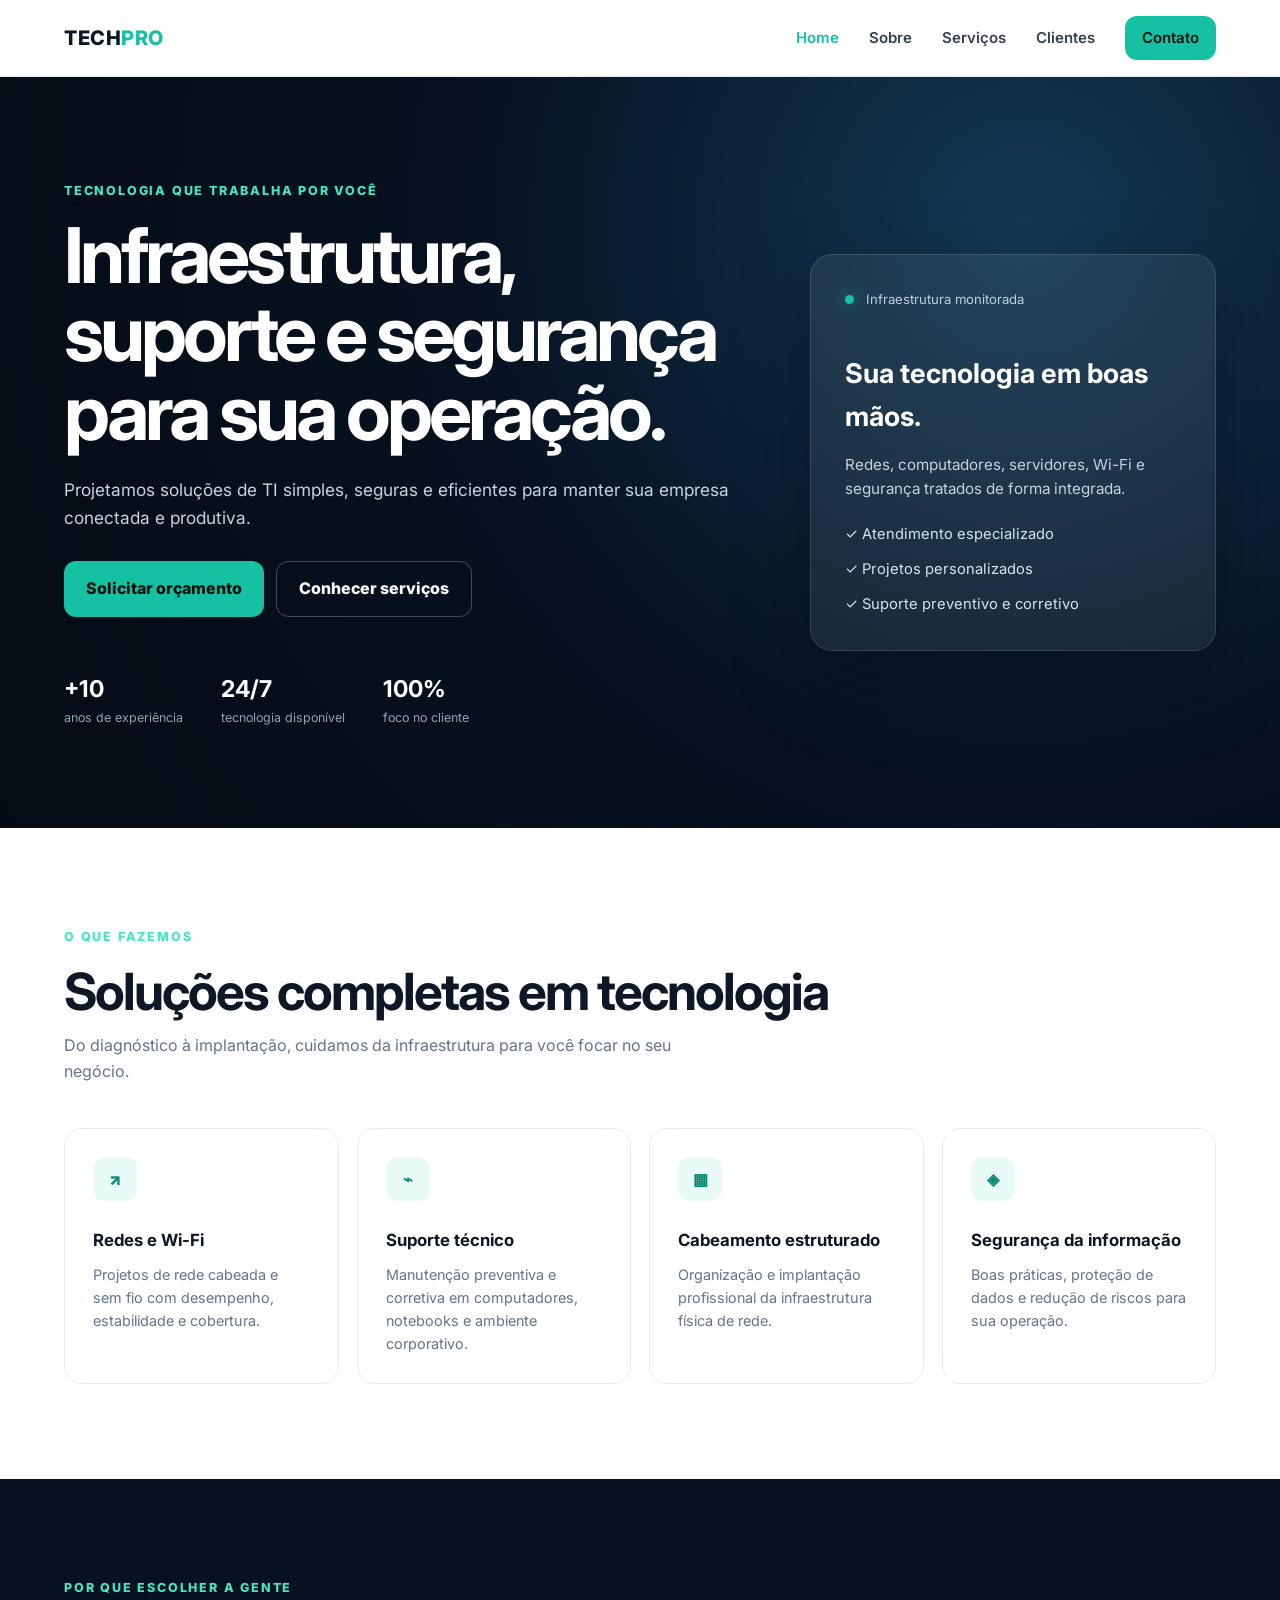
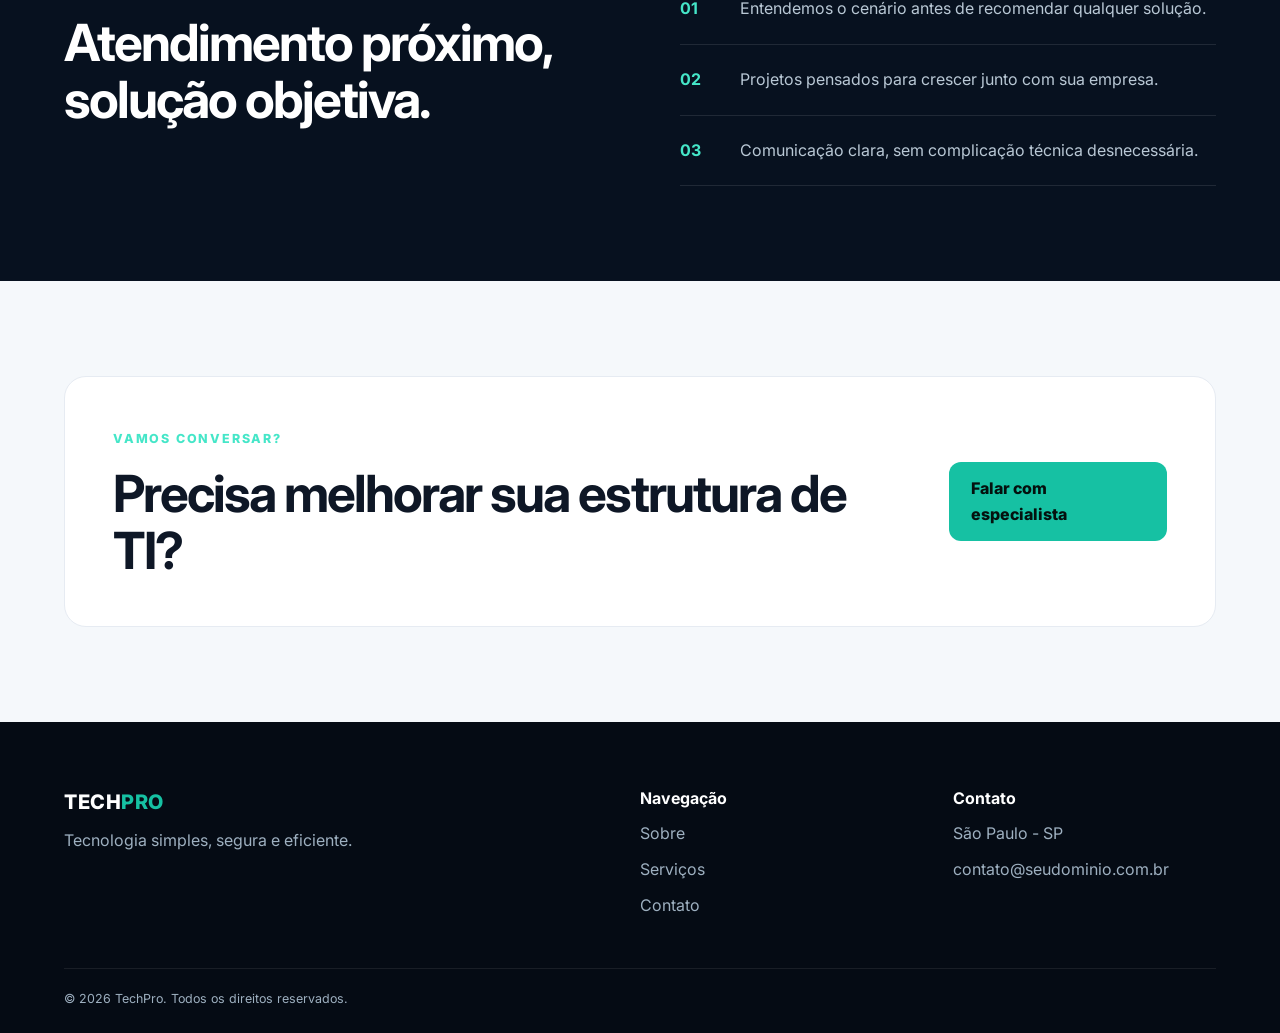
<file: site-homepc/index.html>
<!DOCTYPE html>
<html lang="pt-BR">
<head>
  <meta charset="UTF-8">
  <meta name="viewport" content="width=device-width, initial-scale=1.0">
  <meta name="description" content="Soluções em tecnologia, suporte, redes e infraestrutura para empresas e residências.">
  <title>TechPro | Soluções em Tecnologia</title>
  <link rel="preconnect" href="https://fonts.googleapis.com">
  <link rel="preconnect" href="https://fonts.gstatic.com" crossorigin>
  <link href="https://fonts.googleapis.com/css2?family=Inter:wght@400;500;600;700;800&display=swap" rel="stylesheet">
  <link rel="stylesheet" href="assets/css/style.css">
</head>
<body>
  <header class="header">
    <div class="container nav">
      <a class="logo" href="index.html">TECH<span>PRO</span></a>
      <button class="menu-toggle" aria-label="Abrir menu">☰</button>
      <nav class="menu">
        <a class="active" href="index.html">Home</a>
        <a href="pages/sobre.html">Sobre</a>
        <a href="pages/servicos.html">Serviços</a>
        <a href="pages/clientes.html">Clientes</a>
        <a class="btn btn-small" href="pages/contato.html">Contato</a>
      </nav>
    </div>
  </header>

  <main>
    <section class="hero">
      <div class="container hero-grid">
        <div>
          <span class="eyebrow">Tecnologia que trabalha por você</span>
          <h1>Infraestrutura, suporte e segurança para sua operação.</h1>
          <p>Projetamos soluções de TI simples, seguras e eficientes para manter sua empresa conectada e produtiva.</p>
          <div class="hero-actions">
            <a class="btn" href="pages/contato.html">Solicitar orçamento</a>
            <a class="btn btn-ghost" href="pages/servicos.html">Conhecer serviços</a>
          </div>
          <div class="stats">
            <div><strong>+10</strong><span>anos de experiência</span></div>
            <div><strong>24/7</strong><span>tecnologia disponível</span></div>
            <div><strong>100%</strong><span>foco no cliente</span></div>
          </div>
        </div>
        <div class="hero-card">
          <div class="status"><span></span> Infraestrutura monitorada</div>
          <h3>Sua tecnologia em boas mãos.</h3>
          <p>Redes, computadores, servidores, Wi-Fi e segurança tratados de forma integrada.</p>
          <ul>
            <li>✓ Atendimento especializado</li>
            <li>✓ Projetos personalizados</li>
            <li>✓ Suporte preventivo e corretivo</li>
          </ul>
        </div>
      </div>
    </section>

    <section class="section">
      <div class="container">
        <span class="eyebrow">O que fazemos</span>
        <h2>Soluções completas em tecnologia</h2>
        <p class="section-lead">Do diagnóstico à implantação, cuidamos da infraestrutura para você focar no seu negócio.</p>
        <div class="cards">
          <article class="card"><div class="icon">↗</div><h3>Redes e Wi-Fi</h3><p>Projetos de rede cabeada e sem fio com desempenho, estabilidade e cobertura.</p></article>
          <article class="card"><div class="icon">⌁</div><h3>Suporte técnico</h3><p>Manutenção preventiva e corretiva em computadores, notebooks e ambiente corporativo.</p></article>
          <article class="card"><div class="icon">▦</div><h3>Cabeamento estruturado</h3><p>Organização e implantação profissional da infraestrutura física de rede.</p></article>
          <article class="card"><div class="icon">◈</div><h3>Segurança da informação</h3><p>Boas práticas, proteção de dados e redução de riscos para sua operação.</p></article>
        </div>
      </div>
    </section>

    <section class="section section-dark">
      <div class="container split">
        <div>
          <span class="eyebrow">Por que escolher a gente</span>
          <h2>Atendimento próximo, solução objetiva.</h2>
        </div>
        <div class="features">
          <div><strong>01</strong><p>Entendemos o cenário antes de recomendar qualquer solução.</p></div>
          <div><strong>02</strong><p>Projetos pensados para crescer junto com sua empresa.</p></div>
          <div><strong>03</strong><p>Comunicação clara, sem complicação técnica desnecessária.</p></div>
        </div>
      </div>
    </section>

    <section class="section cta">
      <div class="container cta-box">
        <div><span class="eyebrow">Vamos conversar?</span><h2>Precisa melhorar sua estrutura de TI?</h2></div>
        <a class="btn" href="pages/contato.html">Falar com especialista</a>
      </div>
    </section>
  </main>

  <footer class="footer">
    <div class="container footer-grid">
      <div><a class="logo" href="index.html">TECH<span>PRO</span></a><p>Tecnologia simples, segura e eficiente.</p></div>
      <div><strong>Navegação</strong><a href="pages/sobre.html">Sobre</a><a href="pages/servicos.html">Serviços</a><a href="pages/contato.html">Contato</a></div>
      <div><strong>Contato</strong><p>São Paulo - SP</p><p>contato@seudominio.com.br</p></div>
    </div>
    <div class="container copyright">© 2026 TechPro. Todos os direitos reservados.</div>
  </footer>
  <script src="assets/js/main.js"></script>
</body>
</html>
</file>
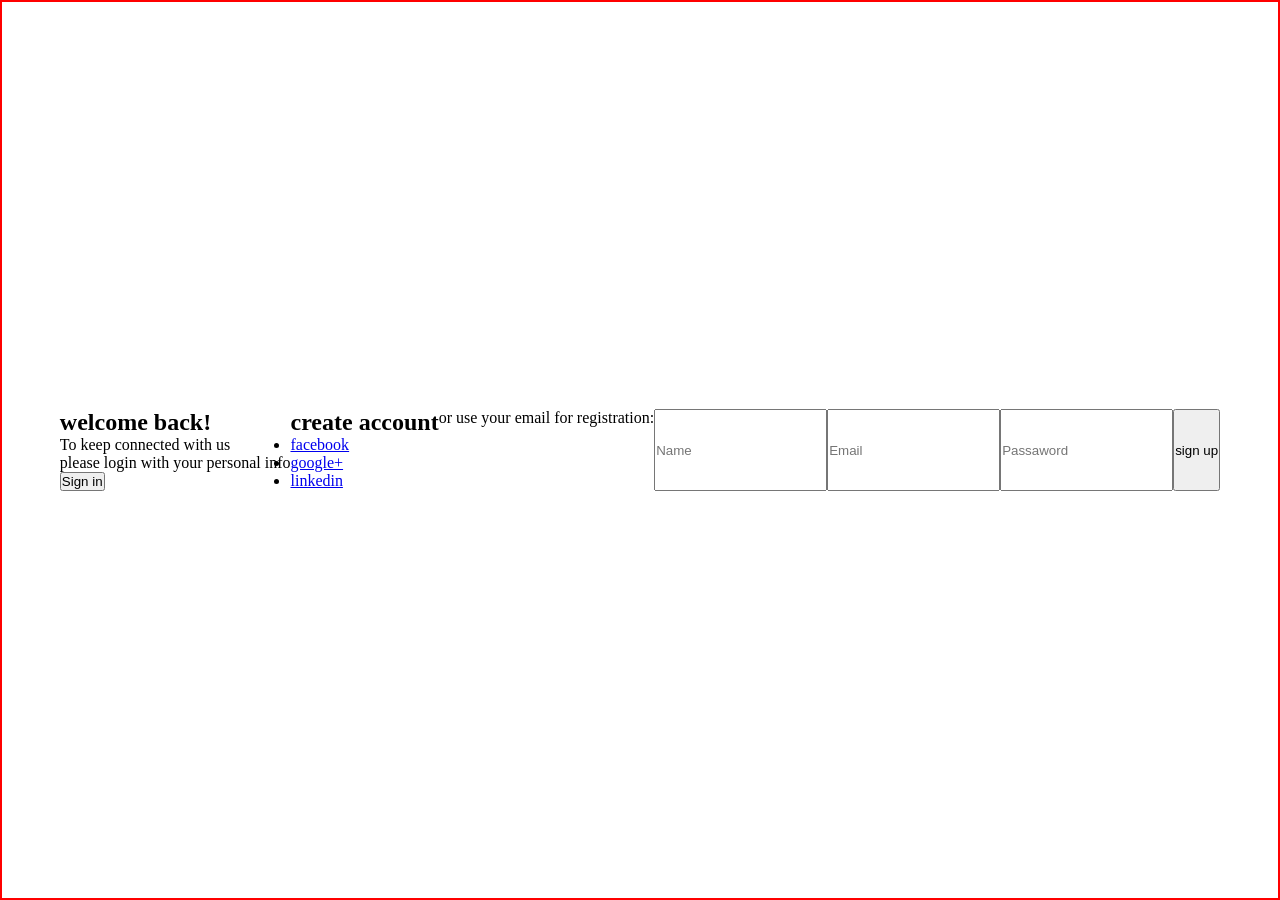
<file: formulario.html/form.html>
<!DOCTYPE html>
<html lang="pt-br">
<head>
    <meta charset="UTF-8">
    <meta name="viewport" content="width=device-width, initial-scale=1.0">
    <link rel="stylesheet" href="style.css">
    <title>Login</title>
</head>
<body>
    <div class="conteiner">
    <div class="content first-content">
        <div class="first-column">
            <h2 class="title">welcome back!</h2>
            <p clas="description">To keep connected with us</p>
            <p clas="description">please login with your personal info</p>
            <button class="btn">Sign in</button>
        </div>
        <div clas="second-column">
            <h2 class="title">create account</h2>
            <div class="social.media"></div>
            <ul class="list-social-media"></ul>
            <ul>
                <li><a href="#">facebook</a></li>
                <li><a href="#">google+</a></li>
                <li><a href="#">linkedin</a></li>
            </ul>
    </div><!--social media-->
    <p class="descript">or use your email for registration:</p>
    <form class="form"></form>
    <input type="text" placeholder="Name">
    <input type="email" placeholder="Email">
    <input type="password" placeholder="Passaword">
    <button class="btn">sign up</button>
</div><!--second column-->
</div><!--first content-->
    <div class="content second-content">
        <div class="first-column">
            <h2 class="title">Hello friend!</h2>
            <p clas="description">enter your personal details</p>
            <p clas="description">and start journey with us</p>
            <button class="btn">Sign up</button>
        </div>
        <div class="second-column">
            <h2 class="title">sign in to developer</h2>
            <div class="social.media"></div>
            <ul>
                <li><a href="#">facebook</a></li>
                <li><a href="#">google+</a></li>
                <li><a href="#">linkedin</a></li>
            </ul>
     </div><!--social media-->
    <p class="descript">or use your email account</p>
    <form class="form"></form>
    <input type="email" placeholder="Email">
    <input type="password" placeholder="Passaword">
    <a href="#">forgt your password ?</a>
    <button class="btn">sign up</button>
        </div><!--second column-->
        </div>
        </div>
</body>
</html>
</file>
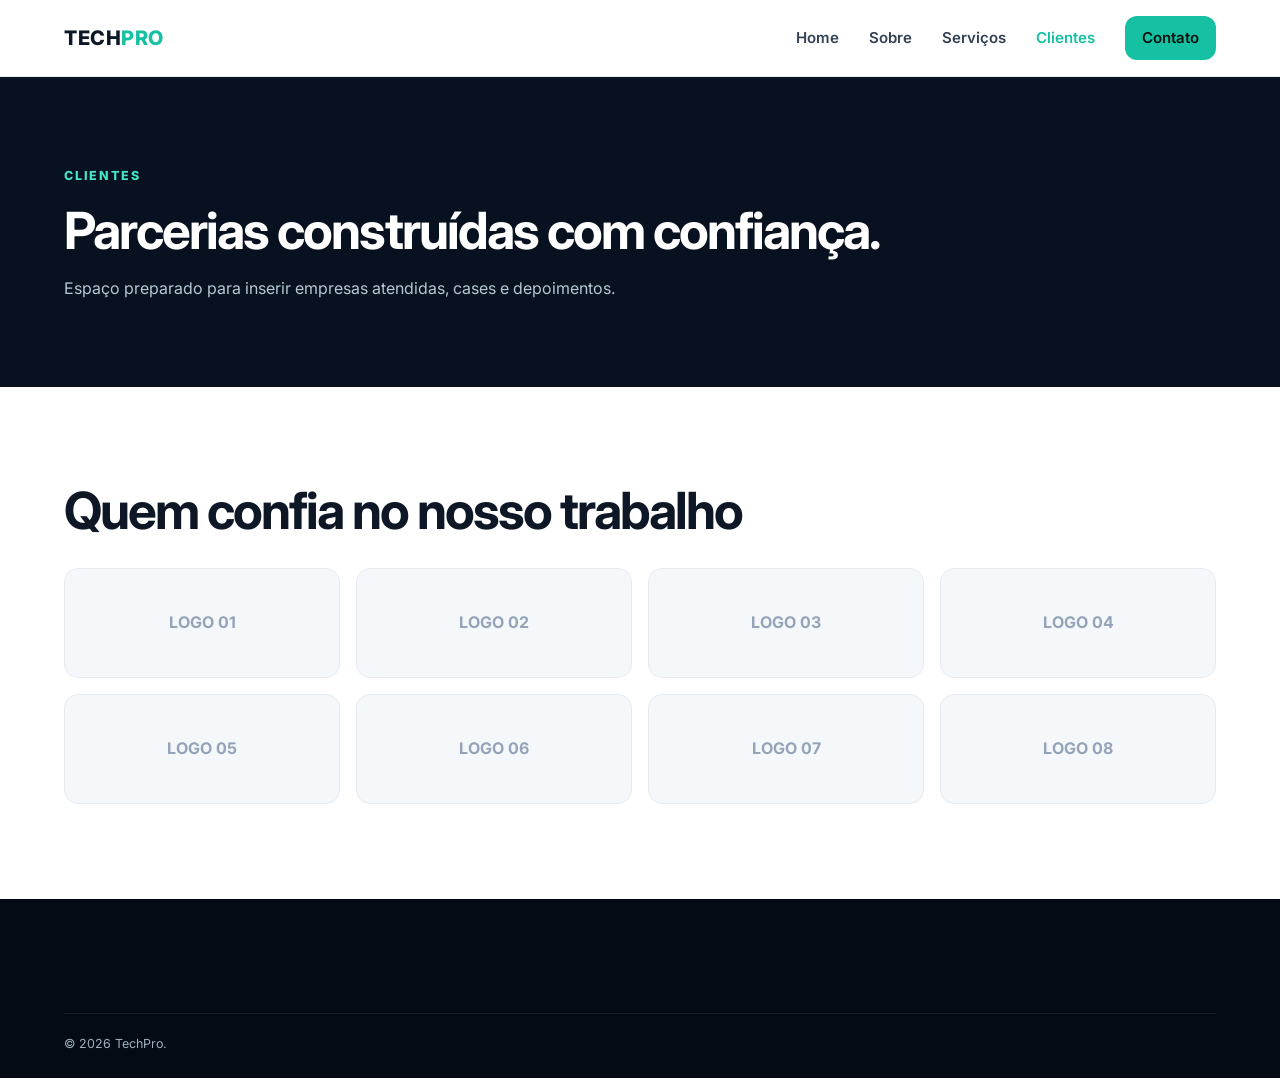
<file: site-homepc/pages/clientes.html>
<!doctype html><html lang="pt-BR"><head><meta charset="UTF-8"><meta name="viewport" content="width=device-width,initial-scale=1"><title>Clientes | TechPro</title><link href="https://fonts.googleapis.com/css2?family=Inter:wght@400;500;600;700;800&display=swap" rel="stylesheet"><link rel="stylesheet" href="../assets/css/style.css"></head><body><header class="header"><div class="container nav"><a class="logo" href="../index.html">TECH<span>PRO</span></a><button class="menu-toggle">☰</button><nav class="menu"><a href="../index.html">Home</a><a href="sobre.html">Sobre</a><a href="servicos.html">Serviços</a><a class="active" href="clientes.html">Clientes</a><a class="btn btn-small" href="contato.html">Contato</a></nav></div></header><section class="page-hero"><div class="container"><span class="eyebrow">Clientes</span><h1>Parcerias construídas com confiança.</h1><p>Espaço preparado para inserir empresas atendidas, cases e depoimentos.</p></div></section><section class="section"><div class="container"><h2>Quem confia no nosso trabalho</h2><div class="client-grid"><div class="client-placeholder">LOGO 01</div><div class="client-placeholder">LOGO 02</div><div class="client-placeholder">LOGO 03</div><div class="client-placeholder">LOGO 04</div><div class="client-placeholder">LOGO 05</div><div class="client-placeholder">LOGO 06</div><div class="client-placeholder">LOGO 07</div><div class="client-placeholder">LOGO 08</div></div></div></section><footer class="footer"><div class="container copyright">© 2026 TechPro.</div></footer><script src="../assets/js/main.js"></script></body></html>
</file>
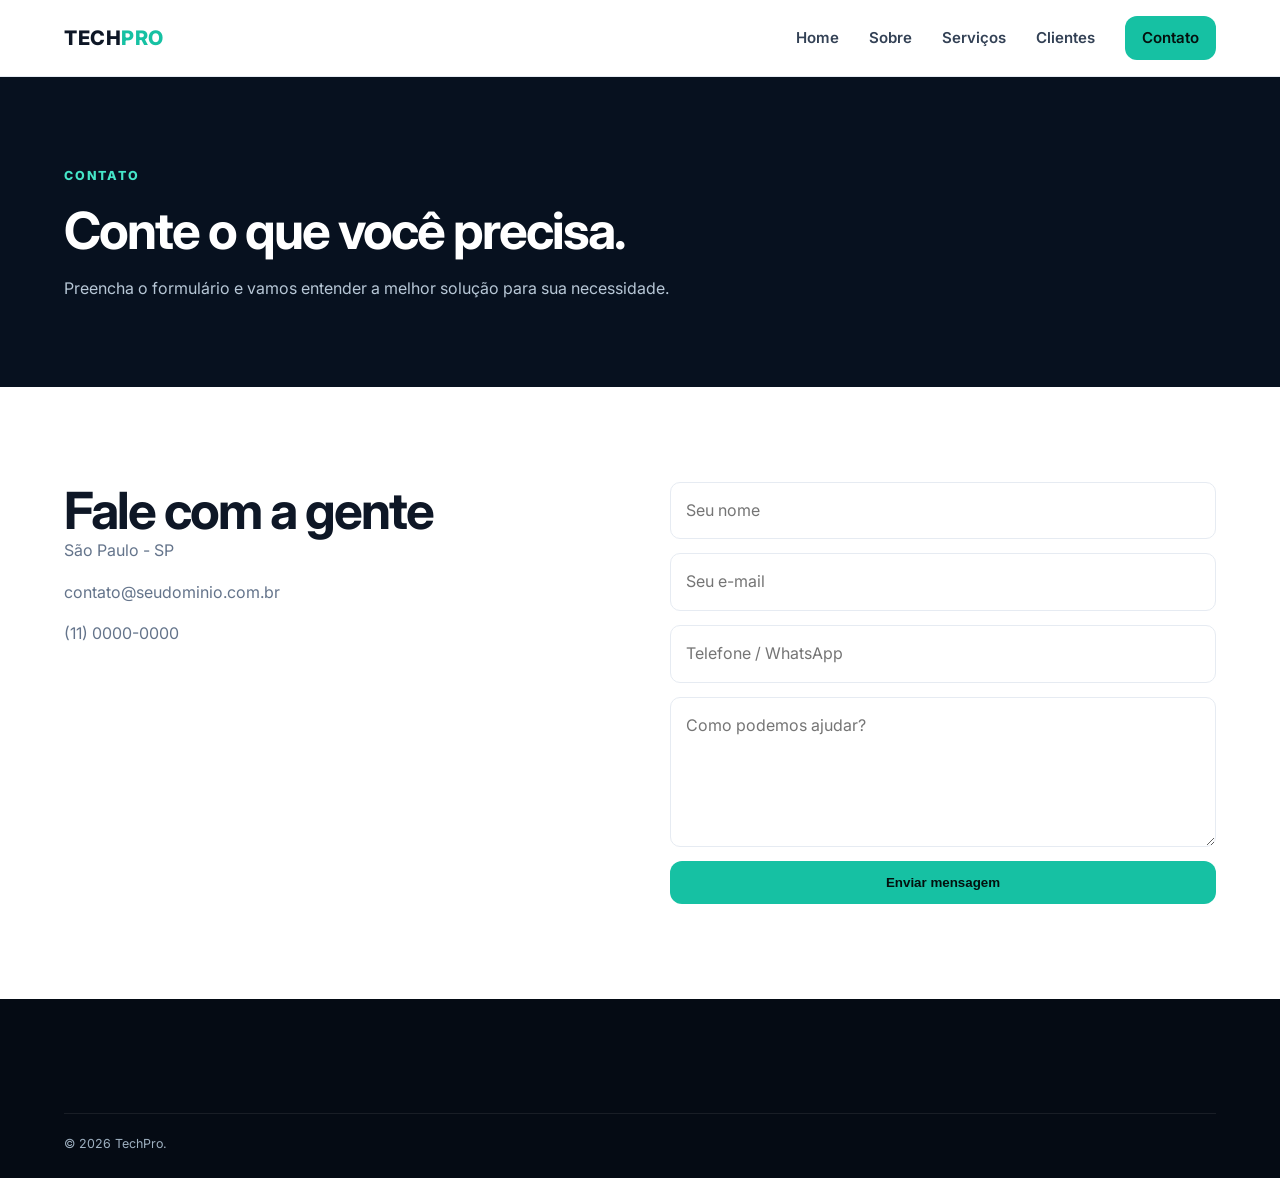
<file: site-homepc/pages/contato.html>
<!doctype html><html lang="pt-BR"><head><meta charset="UTF-8"><meta name="viewport" content="width=device-width,initial-scale=1"><title>Contato | TechPro</title><link href="https://fonts.googleapis.com/css2?family=Inter:wght@400;500;600;700;800&display=swap" rel="stylesheet"><link rel="stylesheet" href="../assets/css/style.css"></head><body><header class="header"><div class="container nav"><a class="logo" href="../index.html">TECH<span>PRO</span></a><button class="menu-toggle">☰</button><nav class="menu"><a href="../index.html">Home</a><a href="sobre.html">Sobre</a><a href="servicos.html">Serviços</a><a href="clientes.html">Clientes</a><a class="btn btn-small" href="contato.html">Contato</a></nav></div></header><section class="page-hero"><div class="container"><span class="eyebrow">Contato</span><h1>Conte o que você precisa.</h1><p>Preencha o formulário e vamos entender a melhor solução para sua necessidade.</p></div></section><section class="section"><div class="container content-grid"><div><h2>Fale com a gente</h2><p>São Paulo - SP</p><p>contato@seudominio.com.br</p><p>(11) 0000-0000</p></div><form class="contact-form"><input required placeholder="Seu nome"><input required type="email" placeholder="Seu e-mail"><input placeholder="Telefone / WhatsApp"><textarea required placeholder="Como podemos ajudar?"></textarea><button class="btn" type="submit">Enviar mensagem</button></form></div></section><footer class="footer"><div class="container copyright">© 2026 TechPro.</div></footer><script src="../assets/js/main.js"></script></body></html>
</file>
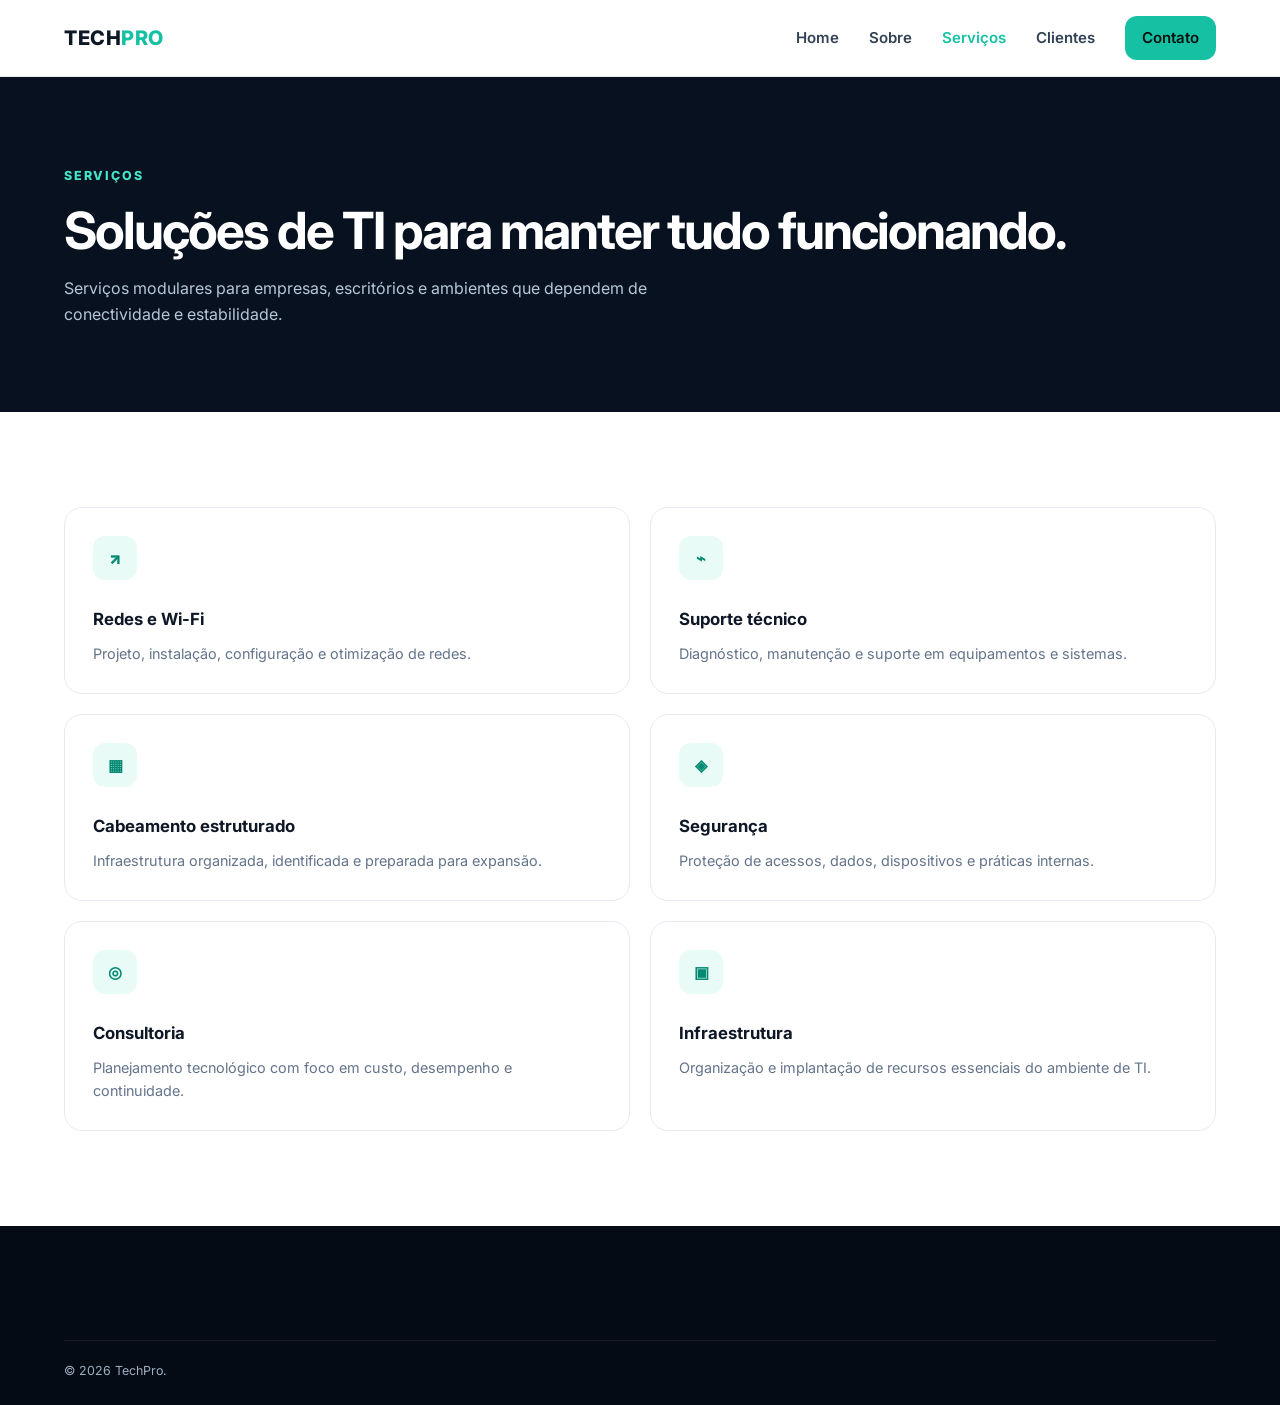
<file: site-homepc/pages/servicos.html>
<!doctype html><html lang="pt-BR"><head><meta charset="UTF-8"><meta name="viewport" content="width=device-width,initial-scale=1"><title>Serviços | TechPro</title><link href="https://fonts.googleapis.com/css2?family=Inter:wght@400;500;600;700;800&display=swap" rel="stylesheet"><link rel="stylesheet" href="../assets/css/style.css"></head><body><header class="header"><div class="container nav"><a class="logo" href="../index.html">TECH<span>PRO</span></a><button class="menu-toggle">☰</button><nav class="menu"><a href="../index.html">Home</a><a href="sobre.html">Sobre</a><a class="active" href="servicos.html">Serviços</a><a href="clientes.html">Clientes</a><a class="btn btn-small" href="contato.html">Contato</a></nav></div></header><section class="page-hero"><div class="container"><span class="eyebrow">Serviços</span><h1>Soluções de TI para manter tudo funcionando.</h1><p>Serviços modulares para empresas, escritórios e ambientes que dependem de conectividade e estabilidade.</p></div></section><section class="section"><div class="container service-list"><article class="card"><div class="icon">↗</div><h3>Redes e Wi-Fi</h3><p>Projeto, instalação, configuração e otimização de redes.</p></article><article class="card"><div class="icon">⌁</div><h3>Suporte técnico</h3><p>Diagnóstico, manutenção e suporte em equipamentos e sistemas.</p></article><article class="card"><div class="icon">▦</div><h3>Cabeamento estruturado</h3><p>Infraestrutura organizada, identificada e preparada para expansão.</p></article><article class="card"><div class="icon">◈</div><h3>Segurança</h3><p>Proteção de acessos, dados, dispositivos e práticas internas.</p></article><article class="card"><div class="icon">◎</div><h3>Consultoria</h3><p>Planejamento tecnológico com foco em custo, desempenho e continuidade.</p></article><article class="card"><div class="icon">▣</div><h3>Infraestrutura</h3><p>Organização e implantação de recursos essenciais do ambiente de TI.</p></article></div></section><footer class="footer"><div class="container copyright">© 2026 TechPro.</div></footer><script src="../assets/js/main.js"></script></body></html>
</file>
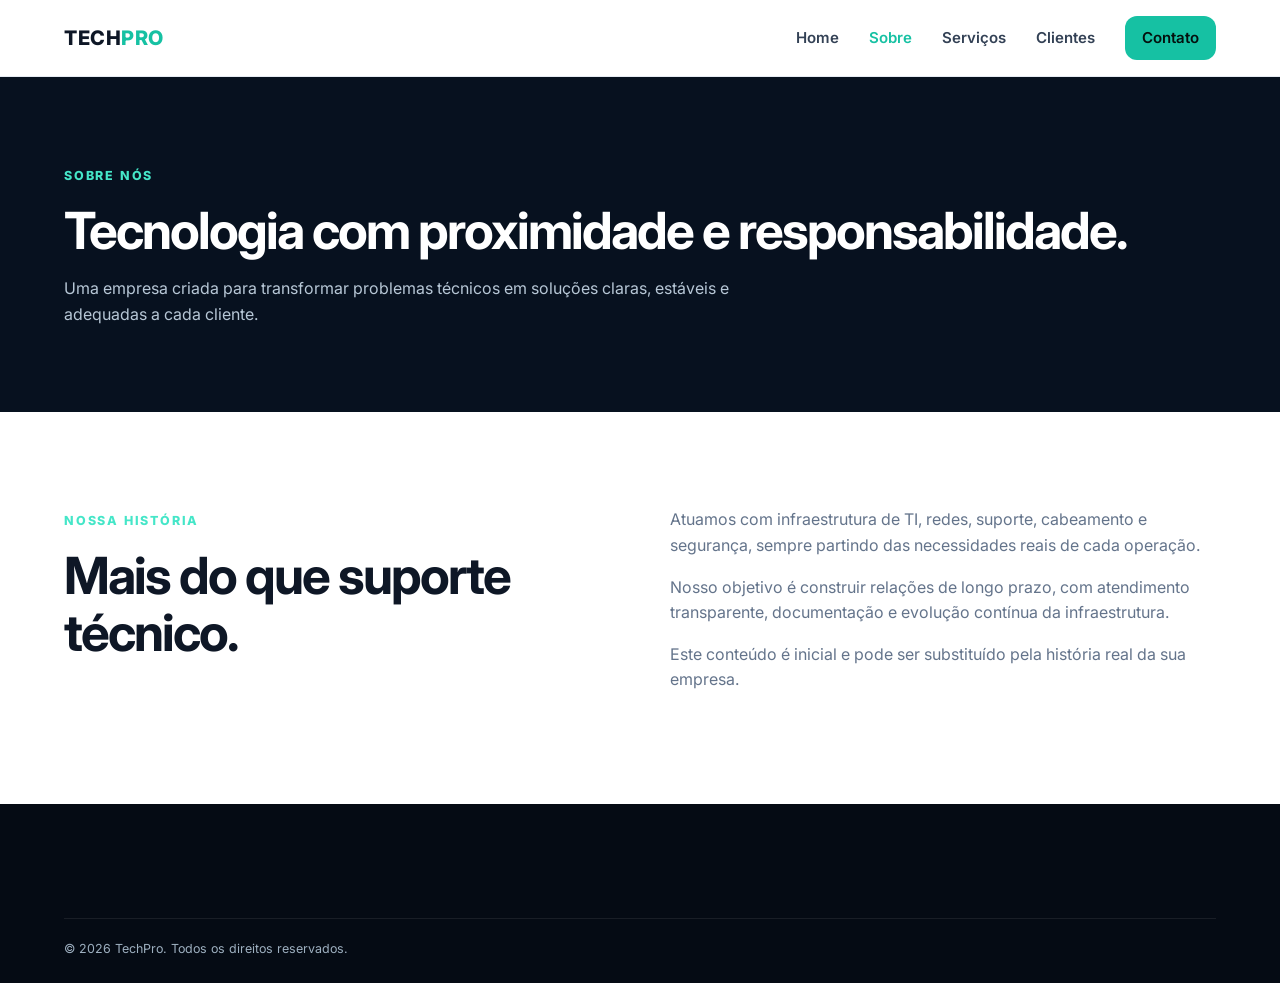
<file: site-homepc/pages/sobre.html>
<!doctype html><html lang="pt-BR"><head><meta charset="UTF-8"><meta name="viewport" content="width=device-width,initial-scale=1"><title>Sobre | TechPro</title><link href="https://fonts.googleapis.com/css2?family=Inter:wght@400;500;600;700;800&display=swap" rel="stylesheet"><link rel="stylesheet" href="../assets/css/style.css"></head><body><header class="header"><div class="container nav"><a class="logo" href="../index.html">TECH<span>PRO</span></a><button class="menu-toggle">☰</button><nav class="menu"><a href="../index.html">Home</a><a class="active" href="sobre.html">Sobre</a><a href="servicos.html">Serviços</a><a href="clientes.html">Clientes</a><a class="btn btn-small" href="contato.html">Contato</a></nav></div></header><section class="page-hero"><div class="container"><span class="eyebrow">Sobre nós</span><h1>Tecnologia com proximidade e responsabilidade.</h1><p>Uma empresa criada para transformar problemas técnicos em soluções claras, estáveis e adequadas a cada cliente.</p></div></section><section class="section"><div class="container content-grid"><div><span class="eyebrow">Nossa história</span><h2>Mais do que suporte técnico.</h2></div><div><p>Atuamos com infraestrutura de TI, redes, suporte, cabeamento e segurança, sempre partindo das necessidades reais de cada operação.</p><p>Nosso objetivo é construir relações de longo prazo, com atendimento transparente, documentação e evolução contínua da infraestrutura.</p><p>Este conteúdo é inicial e pode ser substituído pela história real da sua empresa.</p></div></div></section><footer class="footer"><div class="container copyright">© 2026 TechPro. Todos os direitos reservados.</div></footer><script src="../assets/js/main.js"></script></body></html>
</file>
<file: site-homepc/assets/css/style.css>
:root{--bg:#07111f;--surface:#0d1a2b;--primary:#16c1a3;--primary-2:#45e6c8;--text:#0e1726;--muted:#64748b;--white:#fff;--line:#e6ebf2;--light:#f5f8fb;--radius:22px}*{box-sizing:border-box;margin:0;padding:0}html{scroll-behavior:smooth}body{font-family:Inter,Arial,sans-serif;color:var(--text);background:#fff;line-height:1.6}a{text-decoration:none;color:inherit}.container{width:min(1160px,90%);margin:auto}.header{position:sticky;top:0;z-index:20;background:rgba(255,255,255,.94);backdrop-filter:blur(12px);border-bottom:1px solid var(--line)}.nav{height:76px;display:flex;align-items:center;justify-content:space-between}.logo{font-size:1.25rem;font-weight:800;letter-spacing:.5px}.logo span{color:var(--primary)}.menu{display:flex;align-items:center;gap:30px}.menu a{font-size:.94rem;font-weight:600;color:#334155}.menu a:hover,.menu a.active{color:var(--primary)}.menu-toggle{display:none;background:none;border:0;font-size:1.6rem}.btn{display:inline-flex;align-items:center;justify-content:center;background:var(--primary);color:#04110e!important;padding:14px 22px;border-radius:12px;font-weight:800;transition:.2s}.btn:hover{transform:translateY(-2px);background:var(--primary-2)}.btn-small{padding:10px 17px}.btn-ghost{background:transparent;border:1px solid rgba(255,255,255,.25);color:#fff!important}.hero{background:radial-gradient(circle at 80% 20%,#123854 0,#07111f 48%,#050b14 100%);color:#fff;padding:100px 0}.hero-grid{display:grid;grid-template-columns:1.25fr .75fr;gap:70px;align-items:center}.eyebrow{display:inline-block;color:var(--primary-2);font-size:.78rem;text-transform:uppercase;letter-spacing:1.8px;font-weight:800;margin-bottom:16px}.hero h1{font-size:clamp(2.8rem,6vw,5.4rem);line-height:1.02;letter-spacing:-4px;max-width:830px}.hero p{color:#c7d3df;max-width:670px;font-size:1.08rem;margin:24px 0 30px}.hero-actions{display:flex;gap:12px;flex-wrap:wrap}.stats{display:flex;gap:38px;margin-top:54px}.stats div{display:flex;flex-direction:column}.stats strong{font-size:1.45rem}.stats span{color:#90a3b7;font-size:.78rem}.hero-card{background:rgba(255,255,255,.07);border:1px solid rgba(255,255,255,.12);border-radius:var(--radius);padding:34px;box-shadow:0 30px 80px rgba(0,0,0,.28)}.hero-card .status{font-size:.82rem;color:#bed0df;margin-bottom:42px}.status span{display:inline-block;width:9px;height:9px;border-radius:99px;background:var(--primary);box-shadow:0 0 18px var(--primary);margin-right:8px}.hero-card h3{font-size:1.7rem}.hero-card p{font-size:.95rem;margin:14px 0 22px}.hero-card ul{list-style:none;display:grid;gap:11px;color:#d8e4ed;font-size:.92rem}.section{padding:95px 0}.section h2,.page-hero h1{font-size:clamp(2.2rem,4vw,3.5rem);line-height:1.1;letter-spacing:-2px}.section-lead{max-width:650px;color:var(--muted);margin-top:14px}.cards{display:grid;grid-template-columns:repeat(4,1fr);gap:18px;margin-top:44px}.card{border:1px solid var(--line);border-radius:18px;padding:28px;transition:.2s;background:#fff}.card:hover{transform:translateY(-5px);box-shadow:0 18px 50px rgba(15,23,42,.08)}.icon{width:44px;height:44px;display:grid;place-items:center;background:#e9fbf7;color:#078a74;border-radius:12px;font-weight:900;margin-bottom:26px}.card h3{font-size:1.05rem;margin-bottom:9px}.card p{font-size:.9rem;color:var(--muted)}.section-dark{background:var(--bg);color:#fff}.split{display:grid;grid-template-columns:1fr 1fr;gap:80px}.features{display:grid;gap:0}.features div{display:grid;grid-template-columns:60px 1fr;padding:22px 0;border-bottom:1px solid rgba(255,255,255,.1)}.features strong{color:var(--primary-2)}.features p{color:#b9c8d5}.cta{background:var(--light)}.cta-box{background:#fff;border:1px solid var(--line);border-radius:var(--radius);padding:48px;display:flex;align-items:center;justify-content:space-between;gap:30px}.footer{background:#050b14;color:#9eb0c0;padding:64px 0 24px}.footer .logo{color:#fff}.footer-grid{display:grid;grid-template-columns:2fr 1fr 1fr;gap:50px}.footer-grid>div{display:flex;flex-direction:column;gap:10px}.footer strong{color:#fff}.copyright{border-top:1px solid rgba(255,255,255,.08);margin-top:50px;padding-top:20px;font-size:.78rem}.page-hero{background:var(--bg);color:#fff;padding:85px 0}.page-hero p{color:#b7c7d6;max-width:680px;margin-top:18px}.content-grid{display:grid;grid-template-columns:1fr 1fr;gap:60px;align-items:start}.content-grid p{color:var(--muted);margin-bottom:16px}.service-list{display:grid;grid-template-columns:repeat(2,1fr);gap:20px}.contact-form{display:grid;gap:14px}.contact-form input,.contact-form textarea{width:100%;padding:15px;border:1px solid var(--line);border-radius:10px;font:inherit}.contact-form textarea{min-height:150px;resize:vertical}.contact-form button{border:0;cursor:pointer}.client-grid{display:grid;grid-template-columns:repeat(4,1fr);gap:16px;margin-top:30px}.client-placeholder{background:var(--light);border:1px solid var(--line);border-radius:14px;min-height:110px;display:grid;place-items:center;color:#94a3b8;font-weight:700}@media(max-width:900px){.menu{display:none;position:absolute;top:76px;left:0;right:0;background:white;padding:24px 5%;flex-direction:column;align-items:flex-start;border-bottom:1px solid var(--line)}.menu.open{display:flex}.menu-toggle{display:block}.hero-grid,.split,.content-grid{grid-template-columns:1fr}.hero{padding:72px 0}.hero h1{letter-spacing:-2px}.hero-card{margin-top:15px}.cards{grid-template-columns:repeat(2,1fr)}.client-grid{grid-template-columns:repeat(2,1fr)}.cta-box{align-items:flex-start;flex-direction:column}.footer-grid{grid-template-columns:1fr 1fr}}@media(max-width:580px){.cards,.service-list,.client-grid,.footer-grid{grid-template-columns:1fr}.stats{gap:18px;flex-wrap:wrap}.section{padding:70px 0}.hero-actions .btn{width:100%}}
</file>
<file: formulario.html/style.css>
*{
    margin: 0;
    padding: 0;
    box-sizing: border-box;

}
.conteiner{
    display: flex;
    border: 2px solid red;
    justify-content: center;
    align-items: center;
    height: 100vh;
}
.first-content {
    display: flex;
}
.list-social-media{
    display: none;
}
.second-content {
    position: absolute;
    display: none;
}
</file>
